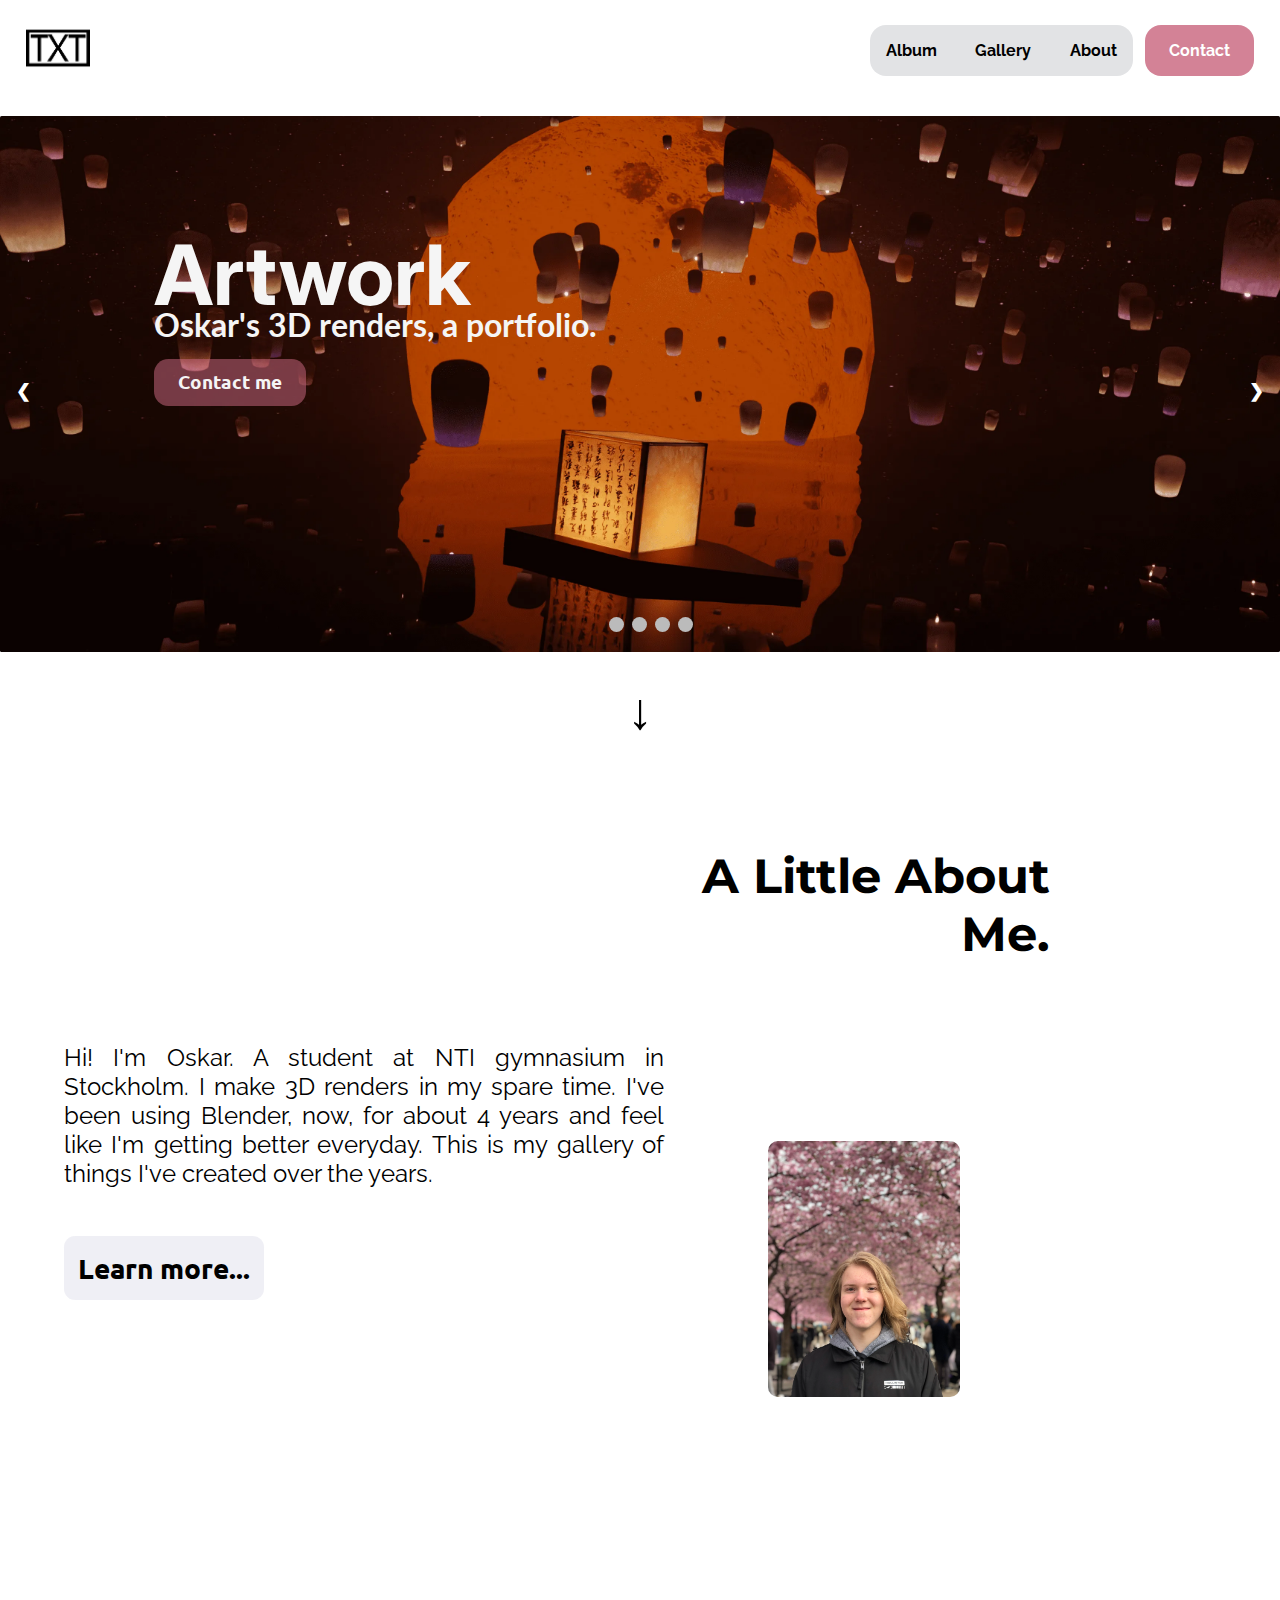
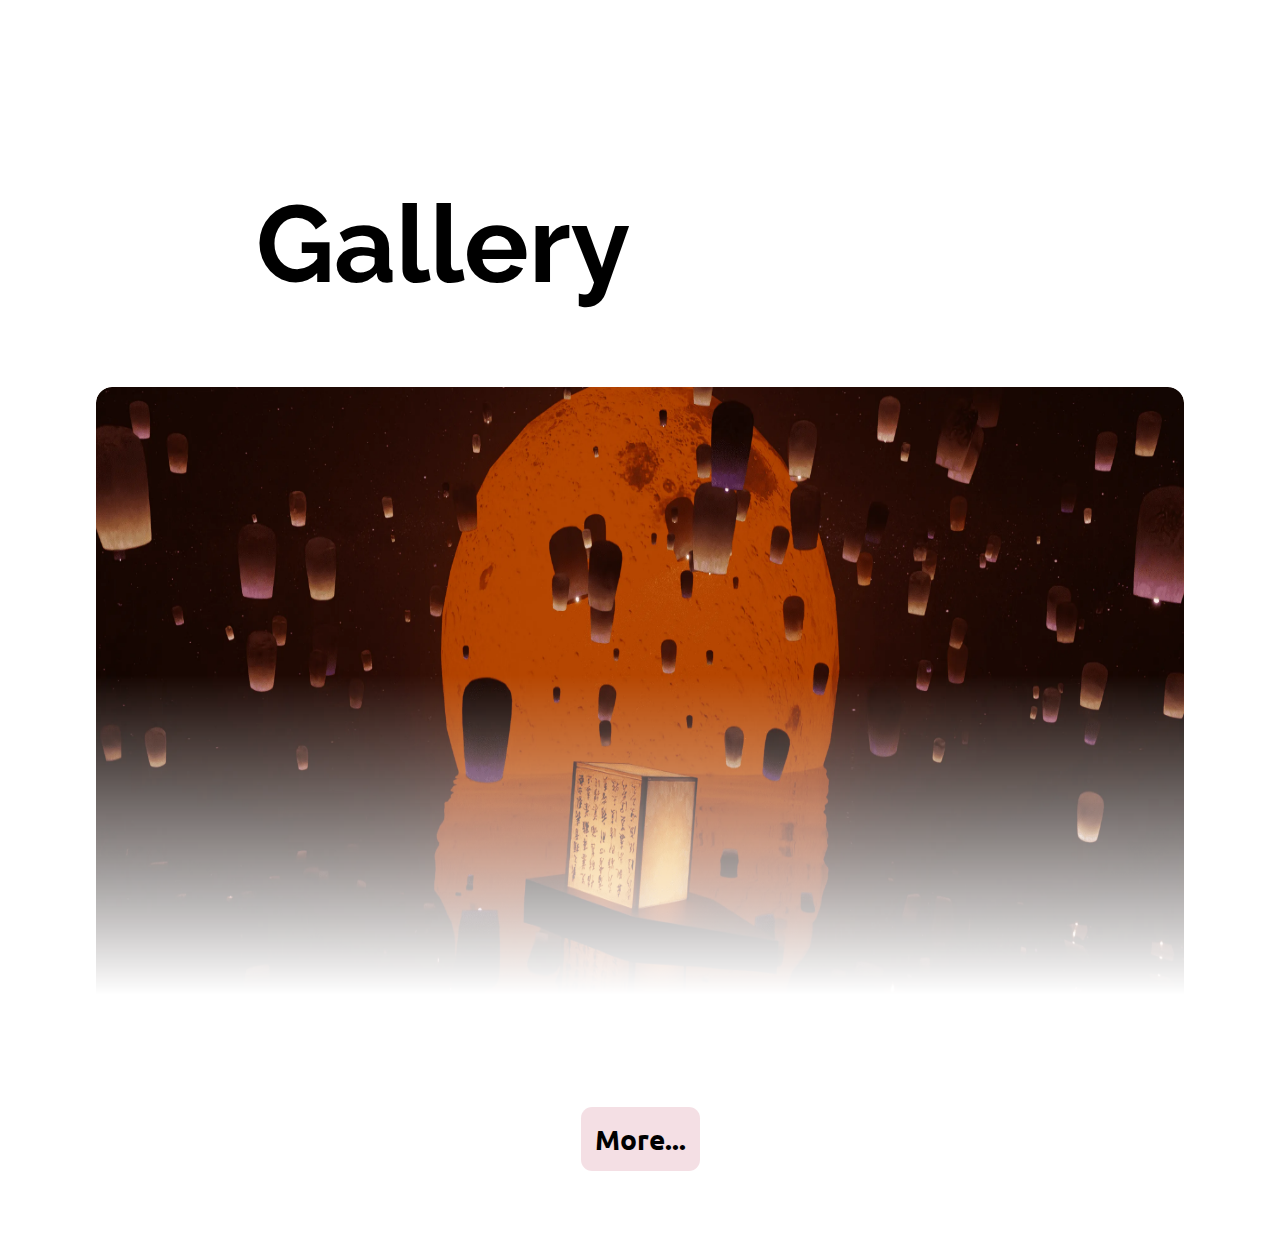
<file: index.html>
<!DOCTYPE html>
<html lang="en">
  <head>
    <meta charset="UTF-8" />
    <meta http-equiv="X-UA-Compatible" content="IE=edge" />
    <meta name="viewport" content="width=device-width, initial-scale=1.0" />
    <title>Portfolio</title>
    <link rel="stylesheet" href="style.css" />
    <script defer src="./scripts/Main.js"></script>
    <link rel="shortcut icon" href="favicon.ico" type="image/x-icon" />
  </head>
  <body>
    <header>
      <div>
        <img
          src="./res/icon/TXT-logo.jpg"
          alt="Logo"
          class="Logo"
          onclick="OpenLink('index')"
        />
      </div>
      <div class="HeaderBox">
        <div class="HeaderAGA">
          <h4 onclick="OpenLink('album')">Album</h4>
          <h4 onclick="OpenLink('gallery')">Gallery</h4>
          <h4 onclick="OpenLink('about')">About</h4>
        </div>
        <h4 id="HeaderCon" onclick="OpenLink('contact')">Contact</h4>
      </div>
    </header>
    <section>
      <div class="slideshow-c">
        <h1 class="Title">Artwork</h1>
        <h3 class="Sub-Title">Oskar's 3D renders, a portfolio.</h3>
        <h3 class="TitleCon" onclick="OpenLink('contact')">Contact me</h3>
        <div class="slideS fade">
          <p class="num">1 / 4</p>
          <img
            src="./res/img/MC-Land-Plains.webp"
            alt="Minecraft wallpaper"
            style="width: 100%"
            class="active"
          />
          <p class="text">Minecraft</p>
        </div>
        <div class="slideS fade">
          <p class="num">2 / 4</p>
          <img
            src="./res/img/render-2 (2).webp"
            alt="Moon wallpaper"
            style="width: 100%"
          />
          <p class="text">Moon</p>
        </div>
        <div class="slideS fade">
          <p class="num">3 / 4</p>
          <img
            src="./res/img/Render-2 (3).webp"
            alt="KDA wallpaper"
            style="width: 100%"
          />
          <p class="text">KDA</p>
        </div>
        <div class="slideS fade">
          <p class="num">4 / 4</p>
          <img
            src="./res/img/Render2.webp"
            alt="iPhone wallpaper"
            style="width: 100%"
          />
          <p class="text">iPhone</p>
        </div>
        <a class="prev" onclick="plusSlides(-1)">&#10094;</a>
        <a class="next" onclick="plusSlides(1)">&#10095;</a>

        <div class="dots-c">
          <span class="dots" onclick="currentSlide(1)"></span>
          <span class="dots" onclick="currentSlide(2)"></span>
          <span class="dots" onclick="currentSlide(3)"></span>
          <span class="dots" onclick="currentSlide(4)"></span>
        </div>
      </div>
    </section>
    <section class="Arrow">
      <h1>↓</h1>
    </section>
    <section class="AboutSec">
      <div class="AboutTitle">
        <h2>A Little About Me.</h2>
      </div>
      <div class="AboutText">
        <p>
          Hi! I'm Oskar. A student at NTI gymnasium in Stockholm. I make 3D renders in my spare time. I've been using Blender, now, for about 4 years and feel like I'm getting better everyday. This is my gallery of things I've created over the years. 
        </p>
        <h3 id="LearnButton" onclick="OpenLink('about')">Learn more...</h3>
      </div>
      <img
        src="res/img/Oskar.webp"
        alt="Portrait of me"
        class="Portrait"
        id="LearnMoreImg"
      />
    </section>
    <section class="GallerySec">
      <div class="GalleryTitle">
        <h2>Gallery</h2>
      </div>
      <div class="GalleryBox">
        <img
          src="./res/img/render-2 (2).webp"
          alt="GalleryBox"
          class="GalleryImg"
        />
      </div>
      <h3 id="GalleryButton" onclick="OpenLink('gallery')">More...</h3>
    </section>
  </body>
</html>
</file>
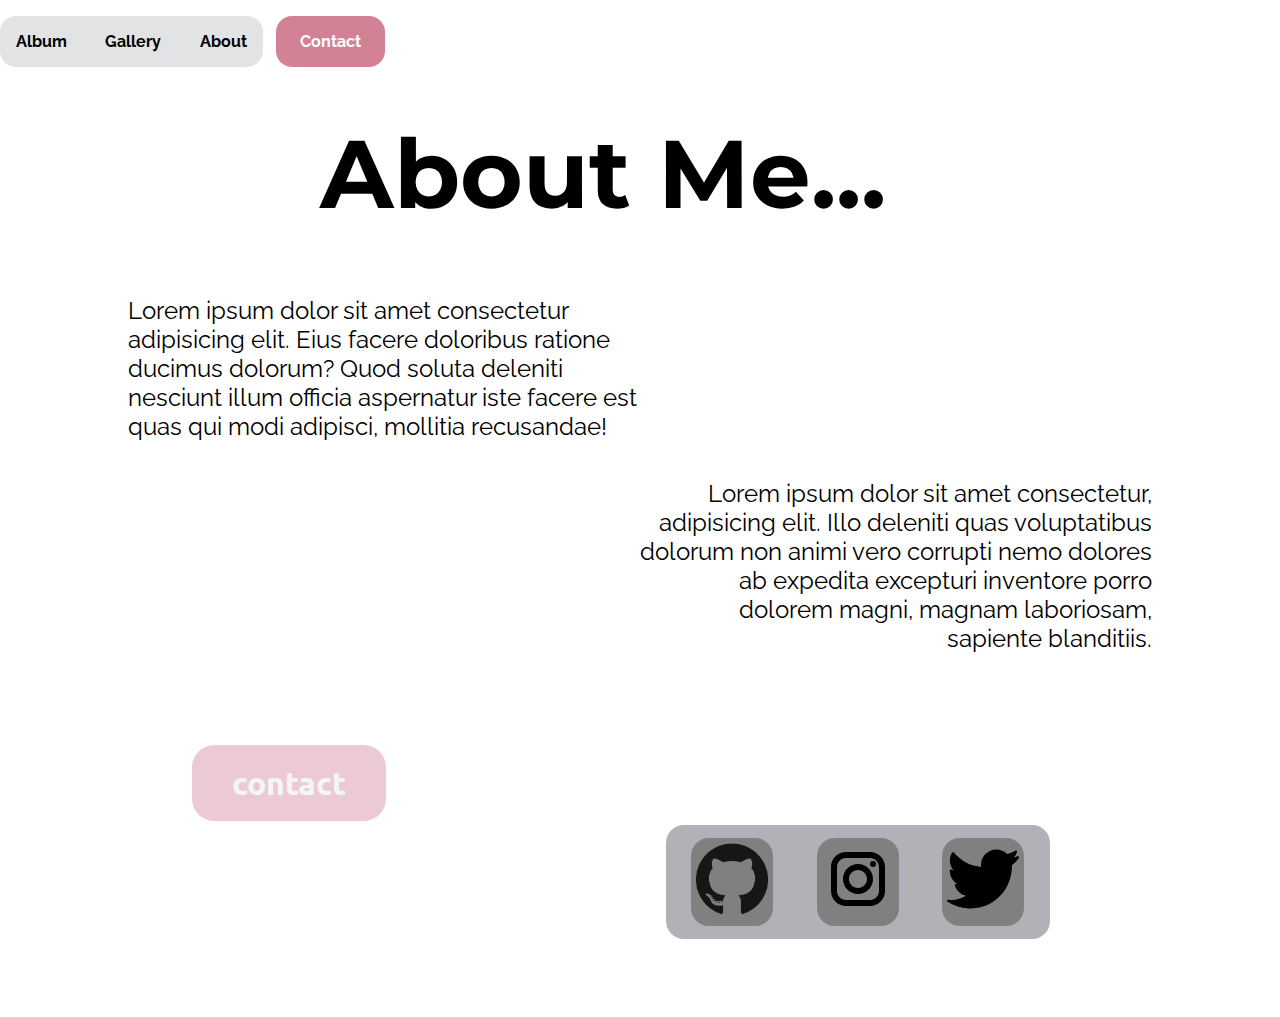
<file: about.html>
<!DOCTYPE html>
<html lang="en">
  <head>
    <meta charset="UTF-8" />
    <meta http-equiv="X-UA-Compatible" content="IE=edge" />
    <meta name="viewport" content="width=device-width, initial-scale=1.0" />
    <title>About Me</title>
    <link rel="stylesheet" href="style.css" />
    <script defer src="./scripts/Main.js"></script>
    <link rel="shortcut icon" href="favicon.ico" type="image/x-icon" />
  </head>
  <body>
    <header>
      <div class="HeaderBox">
        <div class="HeaderAGA">
          <h4 onclick="OpenLink('album')">Album</h4>
          <h4 onclick="OpenLink('gallery')">Gallery</h4>
          <h4 onclick="OpenLink('about')">About</h4>
        </div>
        <h4 id="HeaderCon" onclick="OpenLink('contact')">Contact</h4>
      </div>
    </header>
    <section class="AboutMe">
      <h1>About Me...</h1>
      <p class="AboutMeP1">
        Lorem ipsum dolor sit amet consectetur adipisicing elit. Eius facere
        doloribus ratione ducimus dolorum? Quod soluta deleniti nesciunt illum
        officia aspernatur iste facere est quas qui modi adipisci, mollitia
        recusandae!
      </p>
      <p class="AboutMeP2">
        Lorem ipsum dolor sit amet consectetur, adipisicing elit. Illo deleniti
        quas voluptatibus dolorum non animi vero corrupti nemo dolores ab
        expedita excepturi inventore porro dolorem magni, magnam laboriosam,
        sapiente blanditiis.
      </p>
    </section>
    <section class="SocialSec">
      <h4 onclick="OpenLink('contact')" class="ContactB">contact</h4>
      <ul class="SocialList">
        <li>
          <img
            src="./res/icon/GitHub-Mark-120px-plus.png"
            alt="Github logo"
            onclick="OpenSite('github.com')"
          />
        </li>
        <li>
          <img
            src="./res/icon/icons8-instagram.svg"
            alt="Instagram logo"
            onclick="OpenSite('instagram.com')"
          />
        </li>
        <li>
          <img
            src="./res/icon/twitter-svgrepo-com.svg"
            alt=" Twitter logo"
            onclick="OpenSite('twitter.com')"
          />
        </li>
      </ul>
    </section>
  </body>
</html>
</file>
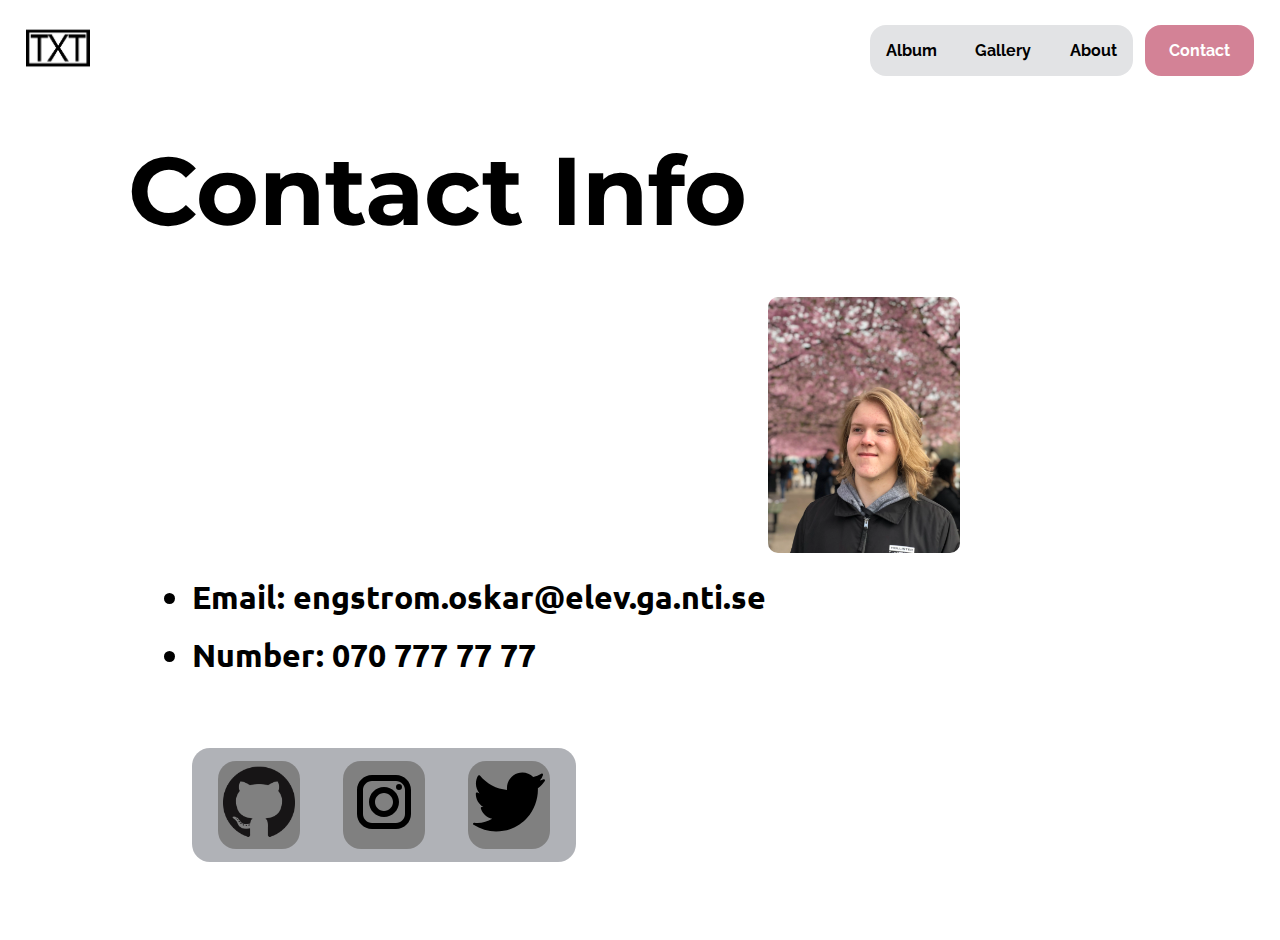
<file: contact.html>
<!DOCTYPE html>
<html lang="en">
  <head>
    <meta charset="UTF-8" />
    <meta http-equiv="X-UA-Compatible" content="IE=edge" />
    <meta name="viewport" content="width=device-width, initial-scale=1.0" />
    <title>Contact Me</title>
    <link rel="stylesheet" href="style.css" />
    <script defer src="./scripts/Main.js"></script>
    <link rel="shortcut icon" href="favicon.ico" type="image/x-icon" />
  </head>
  <body>
    <header>
      <div>
        <img
          src="./res/icon/TXT-logo.jpg"
          alt="Logo"
          class="Logo"
          onclick="OpenLink('index')"
        />
      </div>
      <div class="HeaderBox">
        <div class="HeaderAGA">
          <h4 onclick="OpenLink('album')">Album</h4>
          <h4 onclick="OpenLink('gallery')">Gallery</h4>
          <h4 onclick="OpenLink('about')">About</h4>
        </div>
        <h4 id="HeaderCon" onclick="OpenLink('contact')">Contact</h4>
      </div>
    </header>
    <section class="Contact AboutMe">
      <h1>Contact Info</h1>
      <img
      src="res/img/Oskar2.webp"
      alt="Portrait of me"
      class="ConImg Portrait"
      id="LearnMoreImg"
    />
    </section>
    <section class="ContactInfo">
      <ul>
        <li>Email: engstrom.oskar@elev.ga.nti.se</li>
        <li>Number: 070 777 77 77</li>
      </ul>
    </section>
    <section class="SocialSec">
      <ul class="ContactSL SocialList">
        <li>
          <img
            src="./res/icon/GitHub-Mark-120px-plus.png"
            alt="Github logo"
            onclick="OpenSite('github.com/txtstyle')"
          />
        </li>
        <li>
          <img
            src="./res/icon/icons8-instagram.svg"
            alt="Instagram logo"
            onclick="OpenSite('instagram.com')"
          />
        </li>
        <li>
          <img
            src="./res/icon/twitter-svgrepo-com.svg"
            alt=" Twitter logo"
            onclick="OpenSite('twitter.com/TXTstyle_')"
          />
        </li>
      </ul>
    </section>
  </body>
</html>
</file>
<file: style.css>
@import url("https://fonts.googleapis.com/css2?family=Inter:wght@700&family=Lato:wght@700&family=Montserrat:wght@700&family=Raleway&family=Ubuntu:wght@400;700&display=swap");

* {
  box-sizing: border-box;
  font-family: "Raleway", sans-serif;
  padding: 0;
  margin: 0;
}

body {
  background-color: #fff;
}

/*
  Scrollbar
*/

::-webkit-scrollbar {
  width: 8px;
}

::-webkit-scrollbar-track {
  background: #ffffff;
}

::-webkit-scrollbar-thumb {
  background: #20253421;
  border-radius: 4px;
}

::-webkit-scrollbar-thumb:hover {
  background: #20253465;
}

/*
  Slideshow
*/

.Title {
  text-align: center;
  font-family: "Inter", sans-serif;
  font-size: 6.5vw;
  position: absolute;
  top: 20%;
  left: 12%;
  color: whitesmoke;
  z-index: 1;
}

.Sub-Title {
  text-align: center;
  font-family: "Lato", sans-serif;
  font-size: 2.5vw;
  position: absolute;
  top: 35%;
  left: 12%;
  color: whitesmoke;
  z-index: 1;
}

.TitleCon {
  text-align: center;
  font-family: "Ubuntu", sans-serif;
  font-size: 1.5vw;
  background-color: #ca698186;
  border-radius: 0.75em;
  padding: 0.55em 1.25em;
  position: absolute;
  top: 45%;
  left: 12%;
  color: whitesmoke;
  z-index: 1;
}

.TitleCon:hover {
  background-color: #ca6981f0;
  cursor: pointer;
}

.slideshow-c {
  /*max-width: 1500px;*/
  position: relative;
  margin: auto;
  padding: 0;
  margin-top: 2em;
}

.slideS {
  display: none;
}

.slideS img {
  border-radius: 0.1em;
}

.prev,
.next {
  cursor: pointer;
  position: absolute;
  top: 50%;
  width: auto;
  margin-top: -22px;
  padding: 16px;
  color: white;
  font-weight: bold;
  font-size: 18px;
  transition: 0.6 ease;
  border-radius: 0 3px 3px 0;
  user-select: none;
}

.next {
  right: 0;
  border-radius: 3px 0 0 3px;
}

.prev:hover,
.next:hover {
  background-color: rgba(0, 0, 0, 0.6);
}

.text {
  color: #f2f2f2;
  font-size: 15px;
  padding: 8px 12px;
  position: absolute;
  bottom: 45px;
  width: 100%;
  text-align: center;
  display: none;
}

.num {
  color: #f2f2f2;
  font-size: 12px;
  padding: 8px 12px;
  position: absolute;
  top: 0;
  display: none;
}

.dots {
  cursor: pointer;
  height: 15px;
  width: 15px;
  margin: 0 2px;
  background-color: #bbb;
  border-radius: 50%;
  display: inline-block;
  transition: background-color 0.6s ease;
}

.dots-c {
  text-align: center;
  position: absolute;
  left: 47.4%;
  bottom: 20px;
  z-index: 1;
}

.dots .active,
.dots:hover {
  background-color: #3a3a3a;
}

.fade {
  -webkit-animation-name: fade;
  -webkit-animation-duration: 1.5s;
  animation-name: fade;
  animation-duration: 1.5s;
}

@-webkit-keyframes fade {
  from {
    filter: brightness(30%);
  }
  to {
    filter: brightness(100%);
  }
}

@keyframes fade {
  from {
    filter: brightness(30%);
  }
  to {
    filter: brightness(100%);
  }
}

.Arrow {
  text-align: center;
  font-size: 2vw;
  padding: 2vw;
  font-weight: 100;
}

/*
  Header
*/
header {
  display: flex;
  flex-direction: row;
  flex-wrap: nowrap;
  align-content: center;
  justify-content: space-between;
  align-items: center;
}

.Logo {
  height: 4em;
  border-radius: 12px;
  margin-left: 2vw;
  margin-top: 1em;
}

.Logo:hover {
  filter: brightness(85%);
}

.HeaderBox {
  display: flex;
  flex-direction: row;
  align-content: center;
  justify-content: flex-end;
  gap: 1vw;
  padding-top: 1em;
  padding-right: 2vw;
  font-family: "Ubuntu", sans-serif;
  font-size: 1rem;
}

#HeaderCon {
  background-color: #ca6981d5;
  color: #fff;
  border-radius: 1em;
  padding: 1em 1.5em;
  font-weight: bold;
}

#HeaderCon:hover {
  cursor: pointer;
  background-color: #ca6981f0;
}

.HeaderAGA {
  background-color: #20253421;
  border-radius: 1em;
  padding: 0;
  display: flex;
  flex-direction: row;
  align-content: center;
  justify-content: flex-end;
  gap: 0.5vw;
}

.HeaderAGA h4 {
  padding: 1em;
  border-radius: 1em;
}

.HeaderAGA h4:hover {
  background-color: #20253410;
  cursor: pointer;
}

/*
  A Little About Me.
*/

.AboutSec {
  position: relative;
  margin-bottom: 30em;
}

.AboutTitle {
  margin: 5em 0;
  text-align: right;
  align-items: center;
  display: flex;
  flex-direction: row;
  flex-wrap: nowrap;
  align-content: center;
  justify-content: flex-end;
}

.AboutTitle h2 {
  text-align: right;
  max-width: 30%;
  font-size: 48px;
  margin-right: 18%;
  font-family: "Montserrat", sans-serif;
}

.AboutText {
  display: flex;
  flex-direction: column;
  align-content: flex-start;
  justify-content: center;
  align-items: flex-start;
  gap: 3em;
}

.AboutText p {
  max-width: 600px;
  font-size: 24px;
  text-align: justify;
}

.AboutText h3 {
  background-color: #a2a0c32c;
  padding: 0.5em;
  font-family: "Ubuntu", sans-serif;
  font-size: 28px;
  border-radius: 0.4em;
}

.AboutText h3:hover {
  background-color: #a2a0c3af;
  cursor: pointer;
}

.AboutText * {
  margin-left: 5%;
}

.Portrait {
  position: absolute;
  top: 65%;
  left: 60%;
  max-width: 15%;
  border-radius: 10px;
}

/*
  Gallery
*/

.GallerySec {
  display: flex;
  flex-direction: column;
  flex-wrap: nowrap;
  align-content: center;
  align-items: center;
  gap: 5em;
  margin-bottom: 5em;
}

.GalleryTitle {
  text-align: left;
  width: 80%;
  font-size: 72px;
  margin-left: 20%;
  font-family: "Montserrat", sans-serif;
  font-weight: bold;
}

.GalleryBox {
  width: 85%;
  height: 40em;
  position: relative;
  display: inline-block;
}

.GalleryImg {
  -webkit-mask-image: linear-gradient(to top, transparent 5%, black 55%);
  mask-image: linear-gradient(to top, transparent 5%, black 55%);
  height: 100%;
  width: 100%;
  border-radius: 1em;
}

#GalleryButton {
  background-color: #ca698137;
  padding: 1em;
  border-radius: 0.6em;
  padding: 0.5em;
  font-family: "Ubuntu", sans-serif;
  font-size: 28px;
  border-radius: 0.4em;
}

#GalleryButton:hover {
  background-color: #ca6981af;
  cursor: pointer;
}

/*
  About Me..
*/

.AboutMe {
  margin-top: 3em;
}

.AboutMe h1 {
  font-size: 96px;
  font-family: "Montserrat", sans-serif;
  margin-left: 25%;
  position: relative;
}

.AboutMe p {
  font-family: "Raleway", sans-serif;
  font-size: 24px;
  max-width: 40%;
}

.AboutMeP1 {
  margin-left: 10%;
  margin-top: 5%;
}

.AboutMeP2 {
  text-align: right;
  position: absolute;
  right: 10%;
  margin-top: 3%;
}

.SocialSec {
  position: relative;
  margin-top: 20%;
  padding-bottom: 20em;
}

.ContactB {
  text-align: center;
  font-family: "Ubuntu", sans-serif;
  font-size: 2.5vw;
  background-color: #ca69815a;
  border-radius: 0.7em;
  padding: 0.55em 1.25em;
  position: absolute;
  top: 15%;
  left: 15%;
  color: whitesmoke;
  z-index: 1;
}

.ContactB:hover {
  background-color: #ca6981f0;
  cursor: pointer;
}

.ConImg {
  top: 33%;
  right: 20%;
}

.SocialList {
  text-align: center;
  font-family: "Ubuntu", sans-serif;
  font-size: 2vw;
  background-color: #2025345a;
  border-radius: 0.7em;
  padding: 0.5em 1em;
  position: absolute;
  margin-top: 10%;
  right: 18%;
  color: whitesmoke;
  text-decoration: none;
  width: 30%;
  display: flex;
  flex-direction: row;
  justify-content: space-between;
}
.SocialList li {
  z-index: 1;
  background-color: gray;
  border-radius: 0.7em;
  list-style-type: none;
  padding: 5px;
}
.SocialList li img {
  width: 72px;
}

/*
  Contact Info
*/

.ContactSL {
  left: 15%;
}

.Contact h1 {
  margin-left: 10%;
}

.ContactInfo ul {
  position: relative;
  top: 10em;
  left: 15%;
  font-size: 32px;
}

.ContactInfo li {
  font-family: "Ubuntu", sans-serif;
  font-weight: bold;
  text-decoration: none;
  line-height: 1.8em;
}

/*
  Gallery
*/

.GalleryTitleS {
  text-align: left;
  width: 80%;
  font-size: 76px;
  margin-left: 12%;
  margin-top: 1em;
  font-family: "Montserrat", sans-serif;
  font-weight: bold;
}

/* Style The Dropdown Button */
.dropbtn {
  background-color: #a2a0c3;
  border-radius: 5px;
  color: white;
  padding: 16px;
  font-size: 24px;
  font-family: "Ubuntu", sans-serif;
  border: none;
  cursor: pointer;
}

/* The container <div> - needed to position the dropdown content */
.dropdown {
  position: relative;
  display: inline-block;
}

.dropdownDiv {
  position: absolute;
  right: 10%;
}

/* Dropdown Content (Hidden by Default) */
.dropdown-content {
  display: none;
  position: absolute;
  background-color: #f9f9f9;
  min-width: 160px;
  box-shadow: 0px 8px 16px 0px rgba(0, 0, 0, 0.2);
  z-index: 1;
  right: 0;
}

/* Links inside the dropdown */
.dropdown-content p {
  color: black;
  padding: 12px 16px;
  text-decoration: none;
  display: block;
  text-align: right;
  font-family: "Ubuntu", sans-serif;
}

/* Change color of dropdown links on hover */
.dropdown-content p:hover {
  background-color: #f1f1f1;
  cursor: pointer;
}

/* Show the dropdown menu on hover */
.dropdown:hover .dropdown-content {
  display: block;
}

/* Change the background color of the dropdown button when the dropdown content is shown */
.dropdown:hover .dropbtn {
  background-color: #a2a0c3;
}

.GalleryFBox {
  display: flex;
  flex-wrap: wrap;
  justify-content: space-evenly;
  gap: 15px;
  margin-top: 8%;
  padding: 0 6%;
}

.item {
  height: 500px;
  transition: height 0.8s 0.2s;
}

.GalleryFBox img:hover {
  height: 650px;
}
</file>
